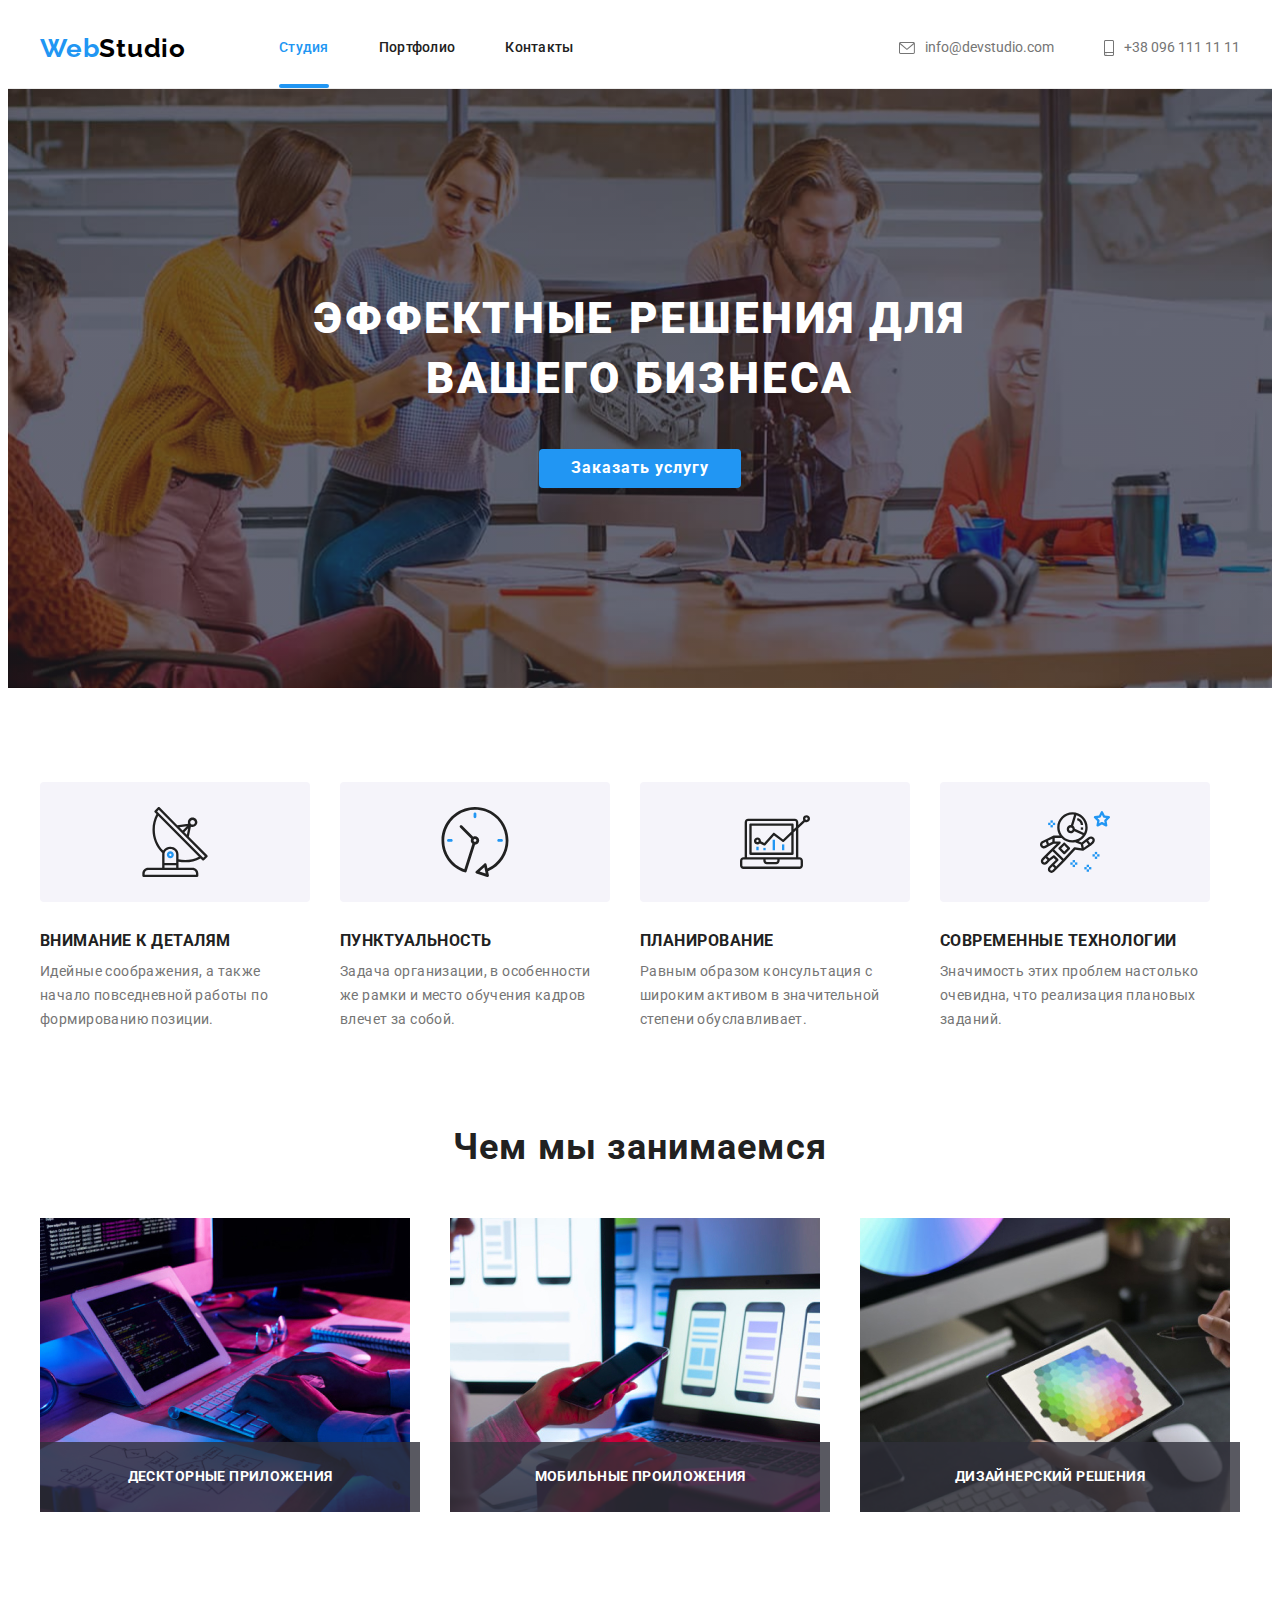
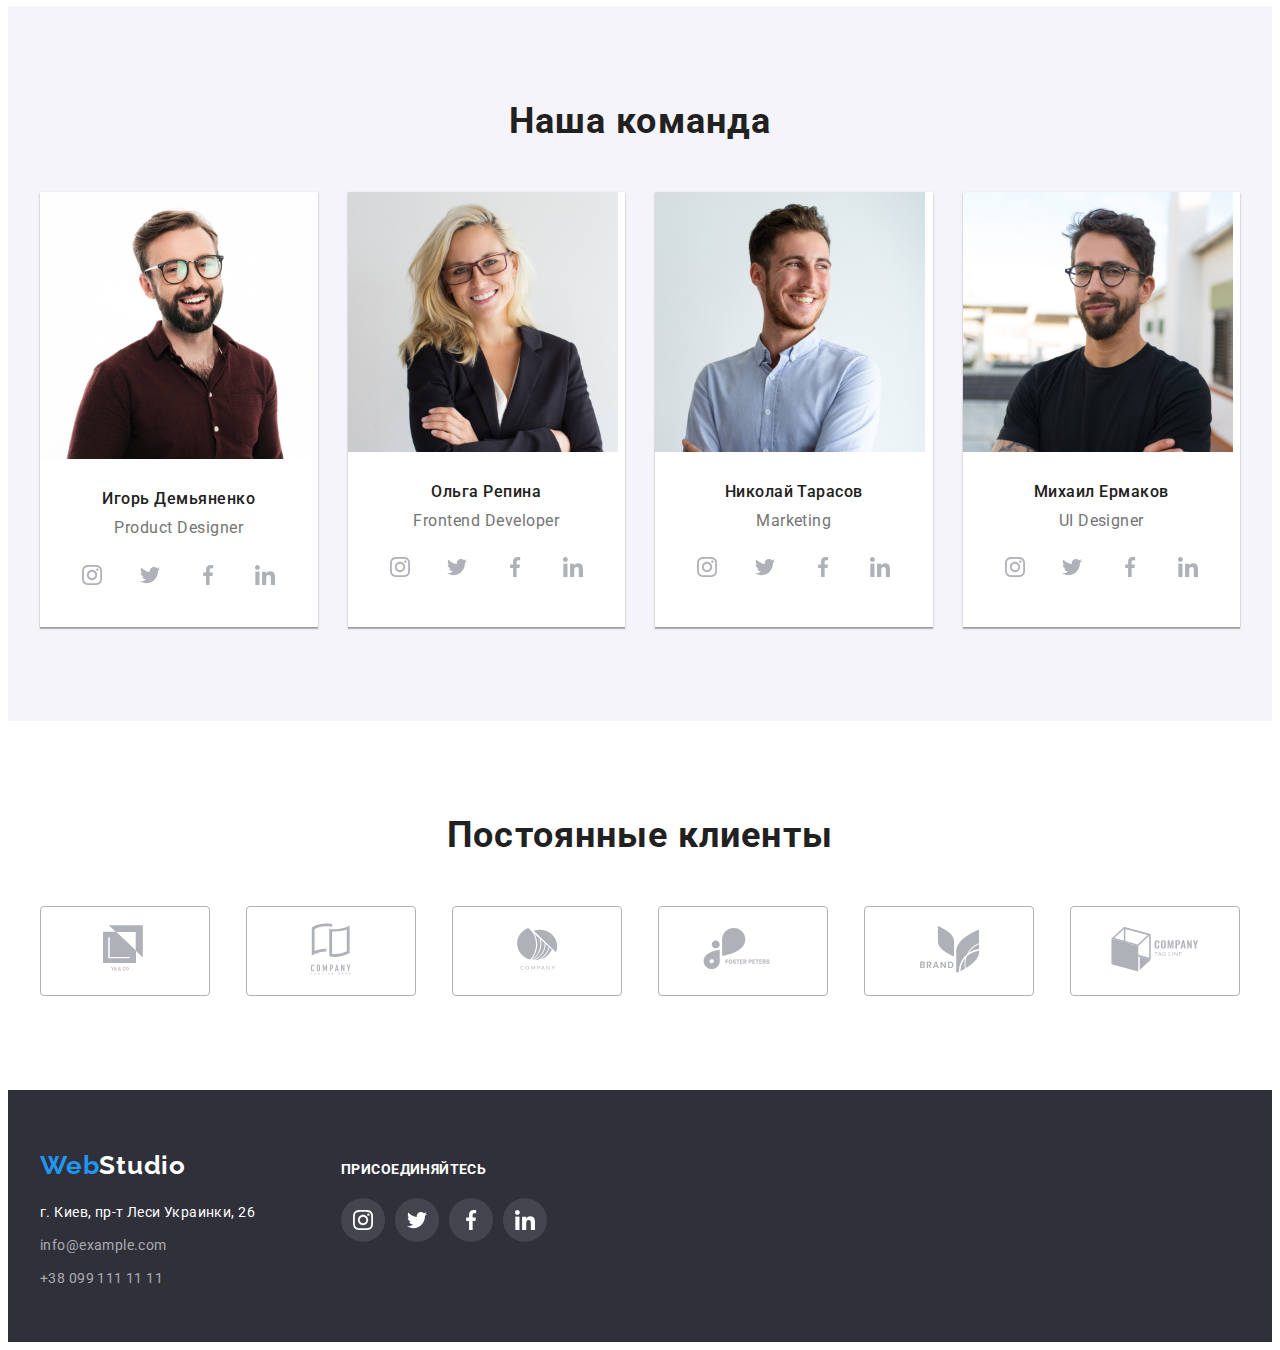
<file: index.html>
<!DOCTYPE html>
<html lang="ru">
<head>
    <meta charset="UTF-8">
    <meta name="viewport" content="width=device-width, initial-scale=1.0">
    <title>WebStudio</title>
<link rel="preconnect" href="https://fonts.gstatic.com">
<link href="https://fonts.googleapis.com/css2?family=Raleway:wght@700&family=Roboto:wght@400;500;700;900&display=swap"
    rel="stylesheet">
    <link rel="stylesheet" href="https://cdnjs.cloudflare.com/ajax/libs/modern-normalize/1.0.0/modern-normalize.min.css" integrity="sha512-ISS7cAi1PEhQ8jnbJpJZMd29NlhNj4AWYyLOSp2CE/CsHxTCu+r+t0D2yoJudVrd0/8fTVPUVDzY5Tvli75u/g==" crossorigin="anonymous" />
    <link rel="stylesheet" href="https://cdnjs.cloudflare.com/ajax/libs/animate.css/4.1.1/animate.min.css" />
    <link rel="stylesheet" href="./css/style.css">
</head>

<body>
    <!-- Шапка сайта -->
    <header class="header">
        <div class="container">
            <a href="" lang="en" class="logo tex-dec"><span class="web-logo">Web</span>Studio</a>
            <ul class="site-nav list">
                <li class="nav-item">
                    <a href="" class="link tex-dec menu-link current">Студия</a>
                </li>
                <li class="nav-item">
                    <a href="./portfolio.html" class="link tex-dec menu-link">Портфолио</a>
                </li>
                <li class="nav-item">
                    <a href="" class="link tex-dec menu-link">Контакты</a>
                </li>
            </ul>
            <ul class="site-nav list contact">
                <li class="contact-mail">
                    <a href="mailto:info@devstudio.com" class="contact-link tex-dec">
                        <svg class="mail_img">
                            <use href="./img/sprite.svg#icon-mail"></use>
                        </svg>
                        info@devstudio.com
                    </a>
                </li>
                <li class="contact-tel">
                    <a href="tel:+380961111111" class="contact-link tex-dec">
                        <svg class="phone_img">
                            <use href="./img/sprite.svg#icon-smartphone"></use>
                        </svg>
                        +38 096 111 11 11
                    </a>
                </li>
            </ul>
        </div>
    </header>
<!--Обложка-->
    <main>
            <section class="hero">
                <div class="container background">
                    <div class="hero-theme">
                        <h1 class="hero-title">ЭФФЕКТНЫЕ РЕШЕНИЯ ДЛЯ ВАШЕГО БИЗНЕСА</h1>
                        <button type="button" class="button" data-modal-open>Заказать услугу</button>
                    </div>
            </div>
            </section>

    <!--Описание работы-->
                    <section class="selection">
                        <div class="container">
                        <ul class="features-list list">
                            <li class="features-item">
                                <div class="features-img">
                                    <svg class="features-icon">
                                        <use href="./img/sprite.svg#icon-antenna" ></use>
                                    </svg>
                                </div>
                                <div>
                                 <h3 class="title">Внимание к деталям</h3>
                                 <p class="title-text">Идейные соображения, а также начало повседневной работы по формированию позиции.</p>
                                </div>
                            </li>
                            <li class="features-item">
                                <div class="features-img">
                                    <svg class="features-icon">
                                        <use href="./img/sprite.svg#icon-clock" ></use>
                                    </svg>
                                </div>
                                <div>
                                 <h3 class="title">Пунктуальность</h3>
                                 <p class="title-text">Задача организации, в особенности же рамки и место обучения кадров влечет за собой.</p>
                                </div>
                            </li>
                            <li class="features-item">
                                <div class="features-img">
                                    <svg class="features-icon">
                                        <use href="./img/sprite.svg#icon-diagram"></use>
                                    </svg>
                                </div>
                                <div>
                                 <h3 class="title">Планирование</h3>
                                 <p class="title-text">Равным образом консультация с широким активом в значительной степени обуславливает.</p>
                                </div>
                            </li>
                            <li class="features-item">
                                <div class="features-img">
                                    <svg class="features-icon">
                                        <use href="./img/sprite.svg#icon-astronaut"></use>
                                    </svg>
                                </div>
                                <div>
                                 <h3 class="title">Современные технологии</h3>
                                 <p class="title-text">Значимость этих проблем настолько очевидна, что реализация плановых заданий.</p>
                                </div>
                            </li>
                        </ul>
                        </div>
                    </section>
                    
                    <section class="work-img">
                        <div class="container">
                        <h2 class="second-title">Чем мы занимаемся</h2>
                        <ul class="work-list list">
                            <li class="work-item">
                                                                <img src="./img/img-1.jpg" alt="Печает на клавиатуре десктопные приложения" width="370" height="294">
                                <div class="work-title-wrapper">
                                    <p class="work-title-wrap">ДЕСКТОРНЫЕ ПРИЛОЖЕНИЯ</p>
                                </div>
                            </li>
                            <li class="work-item">
                                                                <img src="./img/img-2.jpg" alt="Работают над мобильным приложением" width="370" height="294">
                                <div class="work-title-wrapper">
                                    <p class="work-title-wrap">МОБИЛЬНЫЕ ПРОИЛОЖЕНИЯ</p>
                                </div>
                            </li>
                            <li class="work-item">
                                                                <img src="./img/img-3.jpg" alt="Рисует дизайн на графическом планшете" width="370" height="294">
                                <div class="work-title-wrapper">
                                    <p class="work-title-wrap">ДИЗАЙНЕРСКИЙ РЕШЕНИЯ</p>
                                </div>
                            </li>
                        </ul>
                        </div>
                    </section>
    <!--Команда WebStudio-->
            <section class="team-section">
                <div class="container">
                <h2 class="second-title">Наша команда</h2>
                <ul class="team">
                    <li class="worker list">
                        <img src="./img/igor.jpg" alt="Фото портрет">
                        <div class="worker-info">
                        <h3 class="worker-name">Игорь Демьяненко</h3>
                        <p class="worker-specialty">Product Designer</p>
                        <ul class="social-list list">
                            <li class="social-list-item">
                                <a href="" class="social-list-link">
                                    <svg class="social-list-icon">
                                        <use href="./img/sprite.svg#instagram"></use>
                                    </svg>
                                </a>
                            </li>
                            <li class="social-list-item">
                                <a href="" class="social-list-link">
                                    <svg class="social-list-icon">
                                        <use href="./img/sprite.svg#twitter"></use>
                                    </svg>
                                </a>
                            </li>
                            <li class="social-list-item">
                                <a href="" class="social-list-link">
                                    <svg class="social-list-icon">
                                        <use href="./img/sprite.svg#facebook"></use>
                                    </svg>
                                </a>
                            </li>
                            <li class="social-list-item">
                                <a href="" class="social-list-link">
                                    <svg class="social-list-icon">
                                        <use href="./img/sprite.svg#linkedin"></use>
                                    </svg>
                                </a>
                            </li>
                        </ul>
                        </div>
                    </li>
                    <li class="worker list">
                        <img src="./img/olga.jpg" alt="Фото портрет" width="270" height="260">
                        <div class="worker-info">
                        <h3 class="worker-name">Ольга Репина</h3>
                        <p class="worker-specialty">Frontend Developer</p>
                        <ul class="social-list list">
                            <li class="social-list-item">
                                <a href="" class="social-list-link">
                                    <svg class="social-list-icon">
                                        <use href="./img/sprite.svg#instagram"></use>
                                    </svg>
                                </a>
                            </li>
                            <li class="social-list-item">
                                <a href="" class="social-list-link">
                                    <svg class="social-list-icon">
                                        <use href="./img/sprite.svg#twitter"></use>
                                    </svg>
                                </a>
                            </li>
                            <li class="social-list-item">
                                <a href="" class="social-list-link">
                                    <svg class="social-list-icon">
                                        <use href="./img/sprite.svg#facebook"></use>
                                    </svg>
                                </a>
                            </li>
                            <li class="social-list-item">
                                <a href="" class="social-list-link">
                                    <svg class="social-list-icon">
                                        <use href="./img/sprite.svg#linkedin"></use>
                                    </svg>
                                </a>
                            </li>
                        </ul>
                        </div>
                    </li>
                    <li class="worker list">
                        <img src="./img/nikolai.jpg" alt="Фото портрет" width="270" height="260">
                        <div class="worker-info">
                        <h3 class="worker-name">Николай Тарасов</h3>
                        <p class="worker-specialty">Marketing</p>
                        <ul class="social-list list">
                            <li class="social-list-item">
                                <a href="" class="social-list-link">
                                    <svg class="social-list-icon">
                                        <use href="./img/sprite.svg#instagram"></use>
                                    </svg>
                                </a>
                            </li>
                            <li class="social-list-item">
                                <a href="" class="social-list-link">
                                    <svg class="social-list-icon">
                                        <use href="./img/sprite.svg#twitter"></use>
                                    </svg>
                                </a>
                            </li>
                            <li class="social-list-item">
                                <a href="" class="social-list-link">
                                    <svg class="social-list-icon">
                                        <use href="./img/sprite.svg#facebook"></use>
                                    </svg>
                                </a>
                            </li>
                            <li class="social-list-item">
                                <a href="" class="social-list-link">
                                    <svg class="social-list-icon">
                                        <use href="./img/sprite.svg#linkedin"></use>
                                    </svg>
                                </a>
                            </li>
                        </ul>
                        </div>
                    </li>
                    <li class="worker list">
                        <img src="./img/mihail.jpg" alt="Фото портрет" width="270" height="260">
                        <div class="worker-info">
                        <h3 class="worker-name">Михаил Ермаков</h3>
                        <p class="worker-specialty">UI Designer</p>
                        <ul class="social-list list">
                            <li class="social-list-item">
                                <a href="" class="social-list-link">
                                    <svg class="social-list-icon">
                                        <use href="./img/sprite.svg#instagram"></use>
                                    </svg>
                                </a>
                            </li>
                            <li class="social-list-item">
                                <a href="" class="social-list-link">
                                    <svg class="social-list-icon">
                                        <use href="./img/sprite.svg#twitter"></use>
                                    </svg>
                                </a>
                            </li>
                            <li class="social-list-item">
                                <a href="" class="social-list-link">
                                    <svg class="social-list-icon">
                                        <use href="./img/sprite.svg#facebook"></use>
                                    </svg>
                                </a>
                            </li>
                            <li class="social-list-item">
                                <a href="" class="social-list-link">
                                    <svg class="social-list-icon">
                                        <use href="./img/sprite.svg#linkedin"></use>
                                    </svg>
                                </a>
                            </li>
                        </ul>
                        </div>
                    </li>
                </ul>
                </div>
            </section>
    <!--Постоянные клиенты-->
            <section class="clients">
                <div class="container">
                    <h2 class="clients-title">Постоянные клиенты</h2>
                    <ul class="clients-list list">
                        <li class="clients-item">
                            <a href="" class="clients-list-link">
                                <div class="clients-item-box">
                                    <svg class="clients-list-icon1">
                                        <use href="./img/sprite.svg#icon-logo-1"></use>
                                    </svg>
                                </div>
                            </a>
                        </li>
                        <li class="clients-item">
                            <a href="" class="clients-list-link">
                                <div class="clients-item-box">
                                    <svg class="clients-list-icon2">
                                        <use href="./img/sprite.svg#icon-logo-2"></use>
                                    </svg>
                                </div>
                            </a>
                        </li>
                        <li class="clients-item">
                            <a href="" class="clients-list-link">
                                <div class="clients-item-box">
                                    <svg class="clients-list-icon3">
                                        <use href="./img/sprite.svg#icon-logo-3"></use>
                                    </svg>
                                </div>
                            </a>
                        </li>
                        <li class="clients-item">
                            <a href="" class="clients-list-link">
                                <div class="clients-item-box">
                                    <svg class="clients-list-icon4">
                                        <use href="./img/sprite.svg#icon-logo-4"></use>
                                    </svg>
                                </div>
                            </a>
                        </li>
                        <li class="clients-item">
                            <a href="" class="clients-list-link">
                                <div class="clients-item-box">
                                    <svg class="clients-list-icon5">
                                        <use href="./img/sprite.svg#icon-logo-5"></use>
                                    </svg>
                                </div>
                            </a>
                        </li>
                        <li class="clients-item">
                            <a href="" class="clients-list-link">
                                <div class="clients-item-box">
                                    <svg class="clients-list-icon6">
                                        <use href="./img/sprite.svg#icon-logo-6"></use>
                                    </svg>
                                </div>
                            </a>
                        </li>
                    </ul>
                </div>
            </section>
    </main>

    <!--Подвал-->
   <footer class="footer">
        <div class="container">
            <div class="adres-container">
                <a href="" class="logos tex-dec"><span class="web-logo">Web</span>Studio</a>
                <address class="adress">
                    <ul class="contact-list list">
                        <li class="contact-list-item">
                            <a class="contact-list-link map tex-dec" href="https://goo.gl/maps/rh8sfNCxcXQrw9LQ6" target="_blank" rel="norefrrer noopener">г. Киев, пр-т Леси Украинки, 26</a>
                        </li>
                        <li class="contact-list-item">
                            <a class="contact-list-link tex-dec" href="mailto:info@example.com">info@example.com</a>
                        </li>
                        <li class="contact-list-item">
                            <a class="contact-list-link tex-dec" href="tel:+380991111111">+38 099 111 11 11</a>
                        </li>
                    </ul> 
                </address>
            </div>

            <div class="invite">
                    <b class="invite-title">ПРИСОЕДИНЯЙТЕСЬ</b>
                    <ul class="soc-list list">
                        <li class="soc-list-item">
                            <a href="" class="soc-list-link">
                                <svg class="soc-list-icon">
                                    <use href="./img/sprite.svg#instagram"></use>
                                </svg>
                            </a>
                        </li>
                        <li class="soc-list-item">
                            <a href="" class="soc-list-link">
                                <svg class="soc-list-icon">
                                    <use href="./img/sprite.svg#twitter"></use>
                                </svg>
                            </a>
                        </li>
                        <li class="soc-list-item">
                            <a href="" class="soc-list-link">
                                <svg class="soc-list-icon">
                                    <use href="./img/sprite.svg#facebook"></use>
                                </svg>
                            </a>
                        </li>
                        <li class="soc-list-item">
                            <a href="" class="soc-list-link">
                                <svg class="soc-list-icon">
                                    <use href="./img/sprite.svg#linkedin"></use>
                                </svg>
                            </a>
                        </li>
                    </ul>
                </div>
            </div>
    </footer>

    <div class="backdrop is-hidden" data-modal>
        <div class="modal">
            <button type="button" class="modal-close-btn" data-modal-close>
                <svg class="btn-close-icon" width="18" height="18">
                    <use href="./img/sprite.svg#icon-xbtn"></use>
                </svg>
            </button>
        </div>
    </div>

    <script src="./js/modal.js"></script>
</body>
</html>
</file>
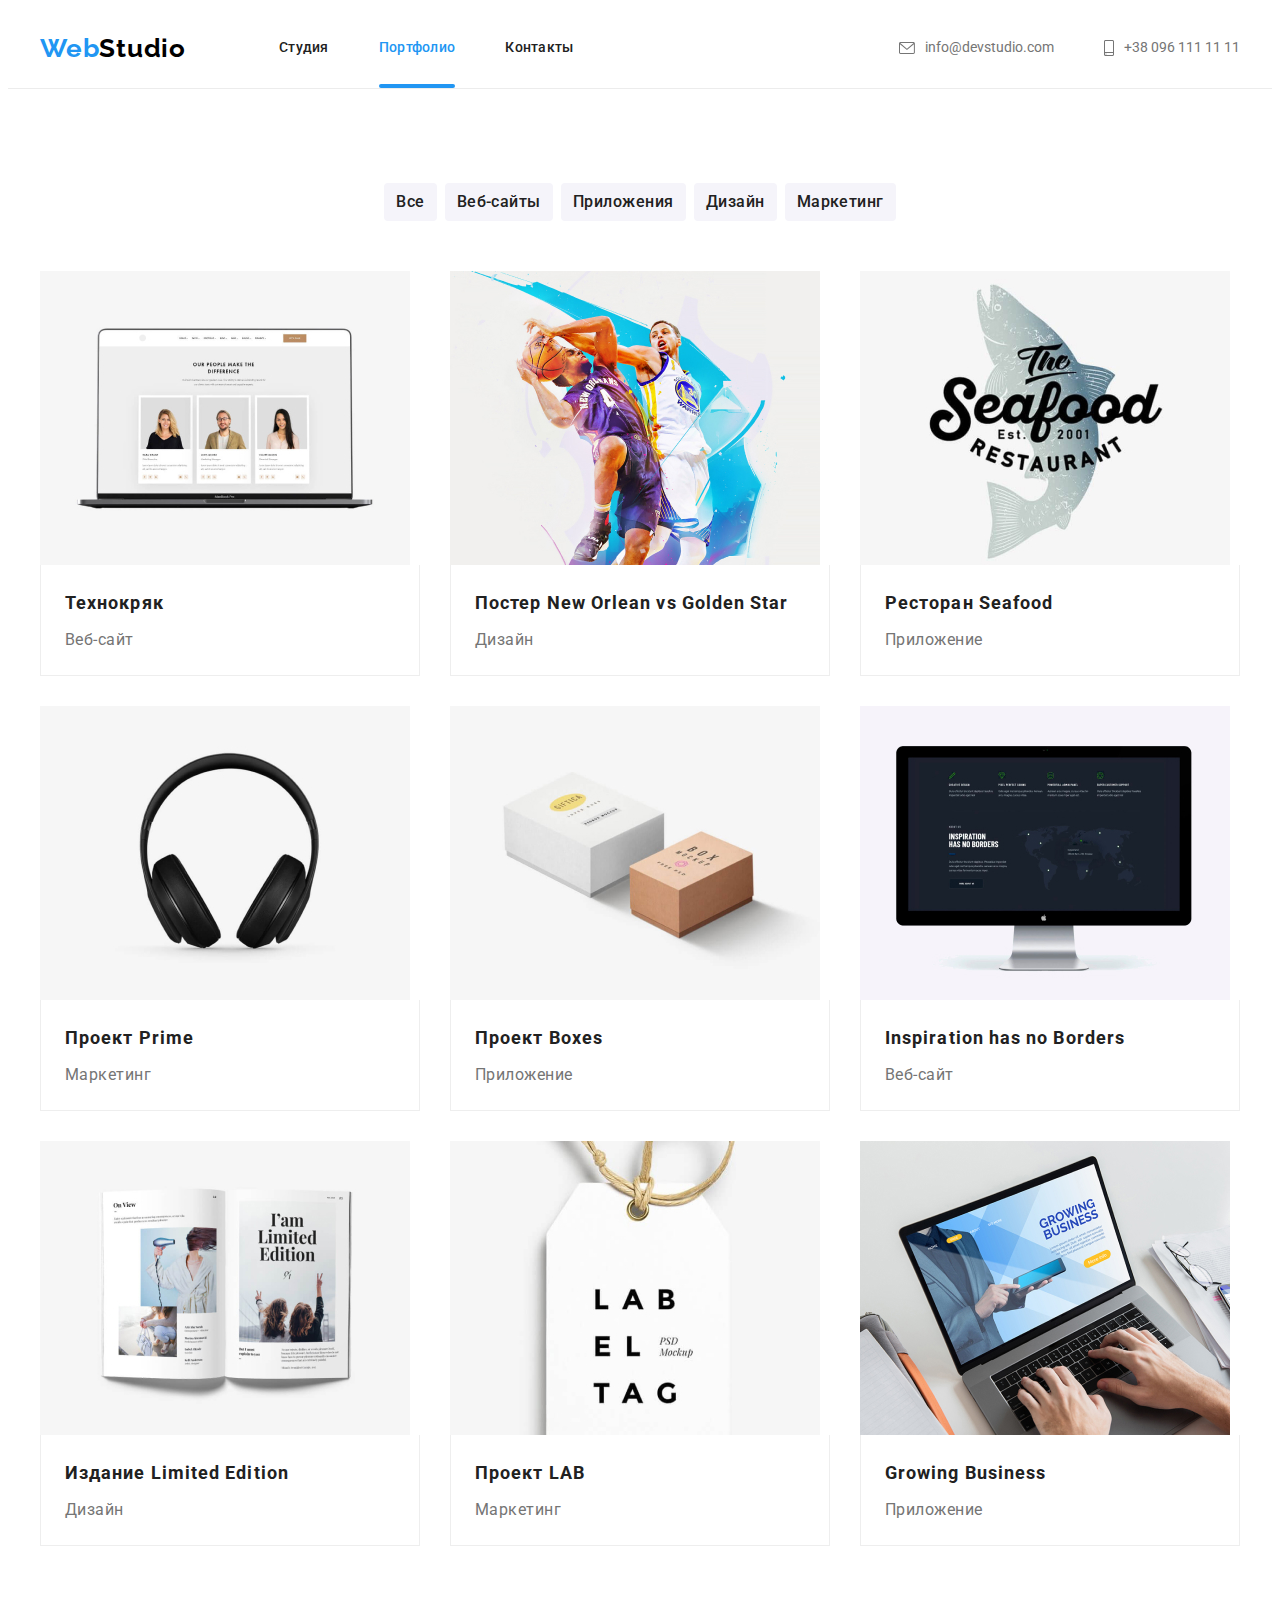
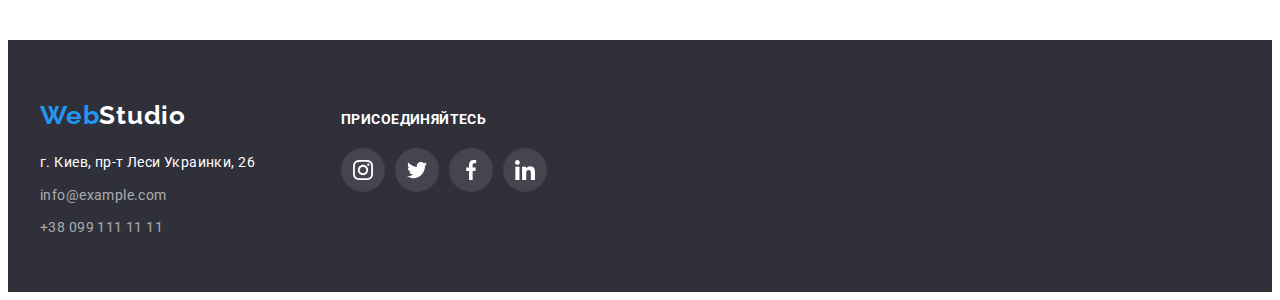
<file: portfolio.html>
<!DOCTYPE html>
<html lang="en">
<head>
    <meta charset="UTF-8">
    <meta http-equiv="X-UA-Compatible" content="IE=edge">
    <meta name="viewport" content="width=device-width, initial-scale=1.0">
    <title>Портфолио</title>
    <link rel="preconnect" href="https://fonts.gstatic.com">
    <link href="https://fonts.googleapis.com/css2?family=Raleway:wght@700&family=Roboto:wght@400;500;700;900&display=swap"
        rel="stylesheet">
    <link rel="stylesheet" href="https://cdnjs.cloudflare.com/ajax/libs/modern-normalize/1.0.0/modern-normalize.min.css"
        integrity="sha512-ISS7cAi1PEhQ8jnbJpJZMd29NlhNj4AWYyLOSp2CE/CsHxTCu+r+t0D2yoJudVrd0/8fTVPUVDzY5Tvli75u/g=="
        crossorigin="anonymous" />
        <link rel="stylesheet" href="https://cdnjs.cloudflare.com/ajax/libs/animate.css/4.1.1/animate.min.css" />
    <link rel="stylesheet" href="./css/style.css">
</head>
<body>
    <!-- Шапка сайта -->
    <header class="header">
        <div class="container">
            <a href="" lang="en" class="logo tex-dec"><span class="web-logo">Web</span>Studio</a>
            <ul class="site-nav list">
                <li class="nav-item">
                    <a href="./index.html" class="link tex-dec menu-link">Студия</a>
                </li>
                <li class="nav-item">
                    <a href="./portfolio.html" class="link tex-dec menu-link current">Портфолио</a>
                </li>
                <li class="nav-item">
                    <a href="" class="link tex-dec menu-link">Контакты</a>
                </li>
            </ul>
            <ul class="site-nav list contact">
                <li class="contact-mail">
                    <a href="mailto:info@devstudio.com" class="contact-link tex-dec">
                        <svg class="mail_img">
                            <use href="./img/sprite.svg#icon-mail"></use>
                        </svg>
                        info@devstudio.com
                    </a>
                </li>
                <li class="contact-tel">
                    <a href="tel:+380961111111" class="contact-link tex-dec">
                        <svg class="phone_img">
                            <use href="./img/sprite.svg#icon-smartphone"></use>
                        </svg>
                        +38 096 111 11 11
                    </a>
                </li>
            </ul>
        </div>
    </header>

<!-- Варинты для портфолио -->

        <section class="section portf-list">
            <h1 class="visually-hidden">portfolio</h1>
        <div class="container">
            <ul class="btn list">
                <li class="btn-nav">
                    <button type="button" class="modul-button">Все</button>
                </li>
                <li class="btn-nav">
                    <button type="button" class="modul-button">Веб-сайты</button>
                </li>
                <li class="btn-nav">
                    <button type="button" class="modul-button">Приложения</button>
                </li>
                <li class="btn-nav">
                    <button type="button" class="modul-button">Дизайн</button>
                </li>
                <li class="btn-nav">
                    <button type="button" class="modul-button">Маркетинг</button>
                </li>
            </ul>

            <ul class="portfolio list">
                <li class="portfolio-nav">
                    <a href="" class="portfolio-block tex-dec">
                        <div class="portfolio-nav-wrapper">
                            <img class="portfolio-photo" src="./img/portfolio-img-1.jpg" alt="изображение интернет дизайна" width="370" height="294">
                            <p class="overlay">Технокряк это современная площадка распространения коронавируса. Компании используют эту платформу для цифрового
                            шпионажа и атак на защищённые сервера конкурентов.</p>
                        </div>
                    <div class="portfolio-content">
                        <h2 class="portfolio-title tex-dec">Технокряк</h2>
                    <p class="portfolio-text">Веб-сайт</p>
                    </div>
                </a>
                </li>
                <li class="portfolio-nav">
                    <a href="" class="portfolio-block tex-dec">
                        <div class="portfolio-nav-wrapper">
                            <img class="portfolio-photo" src="./img/portfolio-img-2.jpg" alt="постер с баскетбольными игроками" width="370"
                            height="294">
                            <p class="overlay">Технокряк это современная площадка распространения коронавируса. Компании используют эту платформу
                            для цифрового шпионажа и атак на защищённые сервера конкурентов.</p>
                        </div>
                    <div class="portfolio-content">
                        <h2 class="portfolio-title">Постер New Orlean vs Golden Star</h2>
                    <p class="portfolio-text">Дизайн</p>
                    </div>
                </a>
                </li>
                <li class="portfolio-nav">
                    <a href="" class="portfolio-block tex-dec">
                        <div class="portfolio-nav-wrapper">
                            <img class="portfolio-photo" src="./img/portfolio-img-3.jpg" alt="логотип ресторана с морепродуктами" width="370"
                                height="294">
                            <p class="overlay">Технокряк это современная площадка распространения коронавируса. Компании используют эту платформу
                                для цифрового шпионажа и атак на защищённые сервера конкурентов.</p>
                        </div>
                    <div class="portfolio-content">
                        <h2 class="portfolio-title">Ресторан Seafood</h2>
                    <p class="portfolio-text">Приложение</p>
                    </div>
                </a>
                </li>
                <li class="portfolio-nav">
                    <a href="" class="portfolio-block tex-dec">
                        <div class="portfolio-nav-wrapper">
                            <img class="portfolio-photo" src="./img/portfolio-img-4.jpg" alt="наушники" width="370" height="294">
                            <p class="overlay">Технокряк это современная площадка распространения коронавируса. Компании используют эту платформу
                                для цифрового шпионажа и атак на защищённые сервера конкурентов.</p>
                        </div>
                    <div class="portfolio-content">
                        <h2 class="portfolio-title">Проект Prime</h2>
                    <p class="portfolio-text">Маркетинг</p>
                    </div>
                </a>
                </li>
                <li class="portfolio-nav">
                    <a href="" class="portfolio-block tex-dec">
                        <div class="portfolio-nav-wrapper">
                            <img class="portfolio-photo" src="./img/portfolio-img-5.jpg" alt="2 коробки" width="370" height="294">
                            <p class="overlay">Технокряк это современная площадка распространения коронавируса. Компании используют эту платформу
                                для цифрового шпионажа и атак на защищённые сервера конкурентов.</p>
                        </div>
                    <div class="portfolio-content">
                        <h2 class="portfolio-title">Проект Boxes</h2>
                    <p class="portfolio-text">Приложение</p>
                    </div>
                </a>
                </li>
                <li class="portfolio-nav">
                    <a href="" class="portfolio-block tex-dec">
                        <div class="portfolio-nav-wrapper">
                            <img class="portfolio-photo" src="./img/portfolio-img-6.jpg" alt="Мак с сайтом на мониторе" width="370" height="294">
                            <p class="overlay">Технокряк это современная площадка распространения коронавируса. Компании используют эту платформу
                                для цифрового шпионажа и атак на защищённые сервера конкурентов.</p>
                        </div>
                    <div class="portfolio-content">
                        <h2 class="portfolio-title">Inspiration has no Borders</h2>
                    <p class="portfolio-text">Веб-сайт</p>
                    </div>
                </a>
                </li>
                <li class="portfolio-nav">
                    <a href="" class="portfolio-block tex-dec">
                        <div class="portfolio-nav-wrapper">
                            <img class="portfolio-photo" src="./img/portfolio-img-7.jpg" alt="Открытый журнал" width="370" height="294">
                            <p class="overlay">Технокряк это современная площадка распространения коронавируса. Компании используют эту платформу
                                для цифрового шпионажа и атак на защищённые сервера конкурентов.</p>
                        </div> 
                    <div class="portfolio-content">
                        <h2 class="portfolio-title">Издание Limited Edition</h2>
                    <p class="portfolio-text">Дизайн</p>
                    </div>
                </a>
                </li>
                <li class="portfolio-nav">
                    <a href="" class="portfolio-block tex-dec">
                        <div class="portfolio-nav-wrapper">
                            <img class="portfolio-photo" src="./img/portfolio-img-8.jpg" alt="чайный пакетик" width="370" height="294">
                            <p class="overlay">Технокряк это современная площадка распространения коронавируса. Компании используют эту платформу
                                для цифрового шпионажа и атак на защищённые сервера конкурентов.</p>
                        </div>
                    <div class="portfolio-content">
                        <h2 class="portfolio-title">Проект LAB</h2>
                    <p class="portfolio-text">Маркетинг</p>
                    </div>
                </a>
                </li>
                <li class="portfolio-nav">
                    <a href="" class="portfolio-block tex-dec">
                        <div class="portfolio-nav-wrapper">
                            <img class="portfolio-photo" src="./img/portfolio-img-9.jpg" alt="чувак делает вид что работает" width="370"
                            height="294">
                            <p class="overlay">Технокряк это современная площадка распространения коронавируса. Компании используют эту платформу
                            для цифрового шпионажа и атак на защищённые сервера конкурентов.</p>
                        </div> 
                    <div class="portfolio-content">
                        <h2 class="portfolio-title">Growing Business</h2>
                    <p class="portfolio-text">Приложение</p>
                    </div>
                </a>
                </li>
            </ul>
            </div>
        </section>

            <!--Подвал-->
<footer class="footer">
    <div class="container">
        <div class="adres-container">
            <a href="" class="logos tex-dec"><span class="web-logo">Web</span>Studio</a>
            <address class="adress">
                <ul class="contact-list list">
                    <li class="contact-list-item">
                        <a class="contact-list-link map tex-dec" href="https://goo.gl/maps/rh8sfNCxcXQrw9LQ6"
                            target="_blank" rel="norefrrer noopener">г. Киев, пр-т Леси Украинки, 26</a>
                    </li>
                    <li class="contact-list-item">
                        <a class="contact-list-link tex-dec" href="mailto:info@example.com">info@example.com</a>
                    </li>
                    <li class="contact-list-item">
                        <a class="contact-list-link tex-dec" href="tel:+380991111111">+38 099 111 11 11</a>
                    </li>
                </ul>
            </address>
        </div>

        <div class="invite">
            <b class="invite-title">ПРИСОЕДИНЯЙТЕСЬ</b>
            <ul class="soc-list list">
                <li class="soc-list-item">
                    <a href="" class="soc-list-link">
                        <svg class="soc-list-icon">
                            <use href="./img/sprite.svg#instagram"></use>
                        </svg>
                    </a>
                </li>
                <li class="soc-list-item">
                    <a href="" class="soc-list-link">
                        <svg class="soc-list-icon">
                            <use href="./img/sprite.svg#twitter"></use>
                        </svg>
                    </a>
                </li>
                <li class="soc-list-item">
                    <a href="" class="soc-list-link">
                        <svg class="soc-list-icon">
                            <use href="./img/sprite.svg#facebook"></use>
                        </svg>
                    </a>
                </li>
                <li class="soc-list-item">
                    <a href="" class="soc-list-link">
                        <svg class="soc-list-icon">
                            <use href="./img/sprite.svg#linkedin"></use>
                        </svg>
                    </a>
                </li>
            </ul>
        </div>
    </div>
</footer>
</body>
</html>
</file>
<file: css/style.css>
:root {
  --main-font: "Roboto", sans-serif;
  --logo-font: "Raleway", sans-serif;
  --prymari-text-color: #757575;
  --title-text-color: #212121;
  --focus-color: #2196f3;
  --main-bgc: #ffffff;
  --black-color: #000000;
  --footer-bgc: #2f303a;
  --team-selection-bgc: #f5f4fa;
  --social-icon-color: #afb1b8;
}

body {
  font-family: var(--main-font);
  font-style: normal;
  font-size: 14px;
  line-height: 1.14;
  color: var(--prymari-text-color);
}

h1,
h2,
h3,
h4,
h5,
h6,
p {
  margin: 0;
}

ul,
ol {
  margin: 0;
  padding: 0;
}

img {
  display: block;
  max-width: 100%;
  height: auto;
}

.visually-hidden {
  position: absolute !important;
  clip: rect(1px 1px 1px 1px); /* IE6, IE7 */
  clip: rect(1px, 1px, 1px, 1px);
  padding: 0 !important;
  border: 0 !important;
  height: 1px !important;
  width: 1px !important;
  overflow: hidden;
}

.list {
  list-style: none;
}

.tex-dec {
  text-decoration: none;
}

.adress {
  font-style: normal;
}

.container {
  width: 1200px;
  margin: 0 auto;
  padding-left: 15px;
  padding-right: 15px;
}

/* ================  Навигация по сайту ================ */

.header {
  border-bottom: 1px solid #ececec;
}

.header .container {
  display: flex;
  align-items: center;
}

.web-logo {
  color: var(--focus-color);
  font-family: var(--logo-font);
}

.logo {
  margin-right: 93px;

  font-family: var(--logo-font);
  font-weight: 700;
  font-size: 26px;
  line-height: 1.19;
  letter-spacing: 0.03em;
  color: var(--black-color);
}

.site-nav {
  display: flex;
  align-items: center;
}

.site-nav .link {
  font-family: var(--main-font);
  font-weight: 500;
  letter-spacing: 0.02em;
  color: var(--title-text-color);

  transition: color 250ms cubic-bezier(0.4, 0, 0.2, 1);
}

.site-nav .link:hover,
.site-nav .link:focus {
  color: var(--focus-color);
}

.site-nav .link .current {
  color: var(--focus-color);
}

.site-nav .current {
  color: var(--focus-color);
}

.nav-item:not(:last-child) {
  margin-right: 50px;
}

.container .contact {
  margin-left: auto;
}

.nav-item {
  position: relative;
}

.current::after {
  position: absolute;
  content: "";
  left: 0;
  bottom: 0;
  height: 4px;
  width: 100%;
  border-radius: 2px;
  background-color: var(--focus-color);
  display: block;
}

.link {
  padding-top: 32px;
  padding-bottom: 32px;
  display: block;
}

.mail_img {
  width: 16px;
  height: 12px;
  margin-right: 10px;
  fill: var(--prymari-text-color);

  transition: fill 250ms cubic-bezier(0.4, 0, 0.2, 1);
}

.contact-link:hover .mail_img,
.contact-link:focus .mail_img {
  fill: var(--focus-color);
}

.phone_img {
  width: 10px;
  height: 16px;
  margin-right: 10px;
  fill: var(--prymari-text-color);

  transition: fill 250ms cubic-bezier(0.4, 0, 0.2, 1);
}

.contact-link:hover .phone_img,
.contact-link:focus .phone_img {
  fill: var(--focus-color);
}

.contact-mail {
  margin-right: 50px;
}

.contact-link {
  display: flex;
  align-items: center;
  padding-top: 32px;
  padding-bottom: 32px;
  color: var(--prymari-text-color);

  transition: color 250ms cubic-bezier(0.4, 0, 0.2, 1);
}

.contact-link:hover,
.contact-link:focus {
  color: var(--focus-color);
}

.contact-list-link:hover,
.contact-list-link:focus {
  color: var(--focus-color);
}

/* ================  Навигация по сайту END ================ */

/* ================  Обложка ================ */

.hero {
  background: var(--footer-bgc);
  text-align: center;
  padding-bottom: 200px;
  padding-top: 200px;
  max-width: 1600px;
  max-height: 600px;
  background-image: linear-gradient(
      rgba(47, 48, 58, 0.4),
      rgba(47, 48, 58, 0.4)
    ),
    url("../img/bg.jpg");
  background-repeat: no-repeat;
  background-position: center;
  background-size: cover;
}

.hero-theme {
  width: 696px;
  margin: 0 auto;
}

.hero-title {
  margin-bottom: 40px;

  font-family: var(--main-font);
  font-weight: 900;
  font-size: 44px;
  line-height: 1.36;
  text-align: center;
  letter-spacing: 0.06em;
  color: var(--main-bgc);
}

.button {
  display: block;
  min-width: 136px;
  padding: 10px 32px;
  margin: auto;

  font-family: var(--main-font);
  cursor: pointer;
  font-weight: 700;
  font-size: 16px;
  line-height: 1.18;
  align-items: center;
  text-align: center;
  letter-spacing: 0.06em;
  border-radius: 4px;
  border: none;
  color: var(--main-bgc);
  background-color: var(--focus-color);
}
/* ================  Конец обложки ================ */

/* ================  Описание работы ================ */

.selection {
  padding-top: 94px;
  padding-bottom: 94px;
}

.features-list {
  display: flex;
  align-items: center;
  flex-wrap: wrap;
  /* margin-top: -30px;
  margin-left: -30px; */
}

.features-item:not(:last-child) {
  margin-right: 30px;
}

.features-img {
  display: flex;
  align-items: center;
  justify-content: center;
  margin-bottom: 30px;
  width: 270px;
  height: 120px;
  background: var(--team-selection-bgc);
  border-radius: 4px;
}

.features-icon {
  width: 70px;
  height: 70px;
}

.featuers-item {
  flex-basis: calc(100% / 4 - 30px);
  margin-top: 30px;
  margin-left: 30px;
  max-width: 270px;
  height: auto;
}

.features-list .title {
  margin-bottom: 10px;
  max-width: 270px;

  font-family: var(--main-font);
  font-weight: 700;
  letter-spacing: 0.03em;
  text-transform: uppercase;
  color: var(--title-text-color);
}

.features-list .title-text {
  max-width: 270px;
  font-family: var(--main-font);
  font-weight: 400;
  line-height: 1.71;
  letter-spacing: 0.03em;
}

/* ================ КОНЕЦ описание работы ================ */

.work-img {
  padding-bottom: 94px;
}

.work-list {
  display: flex;
  margin-right: -30px;
  margin-top: -30px;
}

.work-item {
  position: relative;
  flex-basis: calc(100% / 3 - 30px);
  margin-right: 30px;
  margin-top: 30px;
  width: 370px;
  height: 294px;
}

.work-title-wrapper {
  position: absolute;
  left: 0;
  bottom: 0;

  display: flex;
  align-items: center;
  justify-content: center;
  height: 70px;
  width: 100%;
  background: rgba(47, 48, 58, 0.8);
}

.work-title-wrap {
  font-family: var(--main-font);
  font-weight: 700;
  font-size: 14px;
  line-height: 1.14;
  letter-spacing: 0.03em;

  color: var(--main-bgc);
}

.second-title {
  margin-bottom: 50px;

  font-family: var(--main-font);
  font-weight: 700;
  font-size: 36px;
  line-height: 1.17;
  text-align: center;
  letter-spacing: 0.03em;
  color: var(--title-text-color);
}

/* ================ Team Selection ================ */
.team-section {
  display: flex;
  padding-top: 94px;
  padding-bottom: 94px;
  background: var(--team-selection-bgc);
}

.team {
  display: flex;
  text-align: center;
  margin-left: -30px;
  margin-top: -30px;
}
.worker {
  flex-basis: calc(100% / 4 - 30px);
  margin-left: 30px;
  margin-top: 30px;
  background: var(--main-bgc);
  box-shadow: 0px 1px 3px rgba(0, 0, 0, 0.12), 0px 1px 1px rgba(0, 0, 0, 0.14),
    0px 2px 1px rgba(0, 0, 0, 0.2);
}

.worker-info {
  padding-top: 30px;
  padding-bottom: 30px;
}

.worker-name {
  margin-bottom: 10px;

  font-family: var(--main-font);
  font-weight: 500;
  font-size: 16px;
  line-height: 1.19;
  letter-spacing: 0.03em;
  color: var(--title-text-color);
}

.worker-specialty {
  margin-bottom: 15px;
  font-family: var(--main-font);
  font-weight: 400;
  font-size: 16px;
  line-height: 1.19;
  letter-spacing: 0.03em;
}

.social-list {
  display: flex;
  align-items: center;
  justify-content: space-between;
  margin-right: 30px;
  margin-left: 30px;
}

.social-list-link {
  display: flex;
  align-items: center;
  justify-content: center;
  width: 44px;
  height: 44px;
  border-radius: 50%;

  transition: background-color 250ms cubic-bezier(0.4, 0, 0.2, 1);
}

.social-list-icon {
  width: 20px;
  height: 20px;
  fill: var(--social-icon-color);

  transition: fill 250ms cubic-bezier(0.4, 0, 0.2, 1);
}

.social-list-link:hover,
.social-list-link:focus {
  background-color: var(--focus-color);
}

.social-list-link:hover .social-list-icon,
.social-list-link:focus .social-list-icon {
  fill: var(--main-bgc);
}
/* ================ КОНЕЦ Team Selection ================ */
/* ================ CLIENTS ================ */

.clients {
  padding-top: 94px;
  padding-bottom: 94px;
}

.clients-title {
  margin-bottom: 50px;
  font-family: var(--main-font);
  font-weight: 700;
  font-size: 36px;
  line-height: 1.16;
  text-align: center;
  letter-spacing: 0.03em;
  color: var(--title-text-color);
}

.clients-list {
  display: flex;
  align-items: center;
  justify-content: space-between;
}

.clients-list-link {
  display: flex;
  align-items: center;
  justify-content: center;
  width: 170px;
  height: 90px;
  border: 1px solid #afb1b8;
  box-sizing: border-box;
  border-radius: 4px;
  fill: #afb1b8;

  transition: fill 250ms cubic-bezier(0.4, 0, 0.2, 1),
    border-color 250ms cubic-bezier(0.4, 0, 0.2, 1);
}

.clients-list-link:hover,
.clients-list-link:focus {
  border-color: var(--focus-color);
  fill: var(--focus-color);
}

.clients-list-icon1 {
  width: 44px;
  height: 49px;
}

.clients-list-icon2 {
  width: 40px;
  height: 52px;
}

.clients-list-icon3 {
  width: 41px;
  height: 42px;
}

.clients-list-icon4 {
  width: 80px;
  height: 42px;
}

.clients-list-icon5 {
  width: 59px;
  height: 47px;
}

.clients-list-icon6 {
  width: 88px;
  height: 45px;
}

/* ================ КОНЕЦ CLIENTS ================ */

/* ================   Footer ================ */
.footer {
  background: var(--footer-bgc);
  padding-top: 60px;
  padding-bottom: 60px;
}
.footer .container {
  display: flex;
  align-items: baseline;
}

.adres-container {
  margin-right: 70px;
}

.adress {
  margin-top: 20px;
  width: 231px;
  height: 81px;
}

.logos {
  font-family: var(--logo-font);
  font-weight: 700;
  font-size: 26px;
  line-height: 1.19;
  letter-spacing: 0.03em;
  color: var(--main-bgc);
}

.contact-list {
  width: 231px;
  height: 81px;
}

.contact-list-item .map {
  font-family: var(--main-font);
  font-weight: 400;
  line-height: 1.71;
  letter-spacing: 0.03em;
  color: var(--main-bgc);
}

.contact-list-item:not(:last-child) {
  margin-bottom: 9px;
}

.contact-list-link {
  font-family: var(--main-font);
  font-weight: 400;
  line-height: 1.71;
  letter-spacing: 0.03em;
  color: rgba(255, 255, 255, 0.6);

  transition: color 250ms cubic-bezier(0.4, 0, 0.2, 1);
}

.invite {
  width: 206px;
}

.invite-title {
  display: flex;
  align-items: center;
  margin-bottom: 20px;
  font-family: var(--main-font);
  font-weight: 700;
  font-size: 14px;
  line-height: 1.14;
  letter-spacing: 0.03em;
  color: var(--main-bgc);
}

.soc-list {
  display: flex;
  align-items: center;
  justify-content: space-between;
}

.soc-list-link {
  display: flex;
  align-items: center;
  justify-content: center;
  width: 44px;
  height: 44px;
  border-radius: 50%;
  background: rgba(255, 255, 255, 0.1);
  fill: var(--main-bgc);

  transition: background-color 250ms cubic-bezier(0.4, 0, 0.2, 1);
}

.soc-list-icon {
  width: 20px;
  height: 20px;
}

.soc-list-link:hover,
.soc-list-link:focus {
  background-color: var(--focus-color);
}

/* ================ КОНЕЦ Footer ================ */

/* ================ Portfolio ================ */
.portf-list {
  padding-top: 94px;
  padding-bottom: 94px;
}

.btn {
  display: flex;
  justify-content: center;
  margin-bottom: 50px;
}

.btn-nav:not(:last-child) {
  margin-right: 8px;
  display: block;
}

.modul-button {
  padding: 6px 12px;
  border-radius: 4px;

  font-family: var(--main-font);
  font-weight: 500;
  font-size: 16px;
  line-height: 1.62;
  text-align: center;
  letter-spacing: 0.03em;

  color: var(--title-text-color);
  background: var(--team-selection-bgc);
  border: none;

  transition: background-color 250ms cubic-bezier(0.4, 0, 0.2, 1),
    color 250ms cubic-bezier(0.4, 0, 0.2, 1),
    box-shadow 250ms cubic-bezier(0.4, 0, 0.2, 1);
}

.modul-button:hover,
.modul-button:focus {
  cursor: pointer;
  color: var(--main-bgc);
  background-color: var(--focus-color);
  box-shadow: 0px 3px 1px rgba(0, 0, 0, 0.1), 0px 1px 2px rgba(0, 0, 0, 0.08),
    0px 2px 2px rgba(0, 0, 0, 0.12);
  border-radius: 4px;
}

.portfolio {
  display: flex;
  flex-wrap: wrap;
  margin-left: -30px;
  margin-top: -30px;
}

.portfolio-nav {
  flex-basis: calc(100% / 3 - 30px);
  margin-left: 30px;
  margin-top: 30px;
}

.portfolio-nav-wrapper {
  position: relative;
  overflow: hidden;
}

.overlay {
  position: absolute;
  top: 0;
  left: 0;
  height: 100%;
  padding: 63px 24px;
  transform: translateY(100%);
  transition: transform 250ms cubic-bezier(0.4, 0, 0.2, 1);

  background: rgba(33, 150, 243, 0.9);

  font-family: var(--main-font);
  font-weight: 400;
  font-size: 18px;
  line-height: 1.56;
  color: var(--main-bgc);
}

.portfolio-block:hover .overlay,
.portfolio-block:focus .overlay {
  transform: translateY(0%);
}

.portfolio-block:hover,
.portfolio-block:focus {
  box-shadow: 0px 1px 1px rgba(0, 0, 0, 0.12), 0px 4px 4px rgba(0, 0, 0, 0.06),
    1px 4px 6px rgba(0, 0, 0, 0.16);
  border-radius: 4px;
}

.portfolio-block {
  display: block;
}

.portfolio-content {
  padding: 20px 24px 20px 24px;
  border: 1px solid #eeeeee;
  box-sizing: border-box;
  border-top: none;
}

.portfolio .portfolio-title {
  margin-bottom: 4px;

  font-family: var(--main-font);
  font-weight: 700;
  font-size: 18px;
  line-height: 2;
  letter-spacing: 0.06em;
  color: var(--title-text-color);
}

.portfolio .portfolio-text {
  font-family: var(--main-font);
  font-weight: 400;
  font-size: 16px;
  line-height: 1.87;
  letter-spacing: 0.03em;
  color: var(--prymari-text-color);
}

/* ================ КОНЕЦ Portfolio ================ */

.backdrop {
  position: fixed;
  top: 0;
  left: 0;
  width: 100vw;
  height: 100vh;
  background-color: rgba(0, 0, 0, 0.2);
  transition: 250ms cubic-bezier(0.4, 0, 0.2, 1);
}

.modal {
  position: absolute;
  top: 50%;
  left: 50%;
  transform: translate(-50%, -50%);
  width: 528px;
  height: 581px;
  background-color: var(--main-bgc);
}

.modal-close-btn {
  position: absolute;
  display: flex;
  align-items: center;
  justify-content: center;
  padding: 0;
  top: 8px;
  right: 8px;
  width: 30px;
  height: 30px;
  background: var(--main-bgc);
  border: 1px solid rgba(0, 0, 0, 0.1);
  border-width: 1px;
  border-radius: 50%;
  cursor: pointer;
}

.btn-close-icon {
  height: 11px;
  width: 11px;
  fill: var(--black-color);
}

.is-hidden {
  opacity: 0;
  visibility: hidden;
  pointer-events: none;
}
</file>
